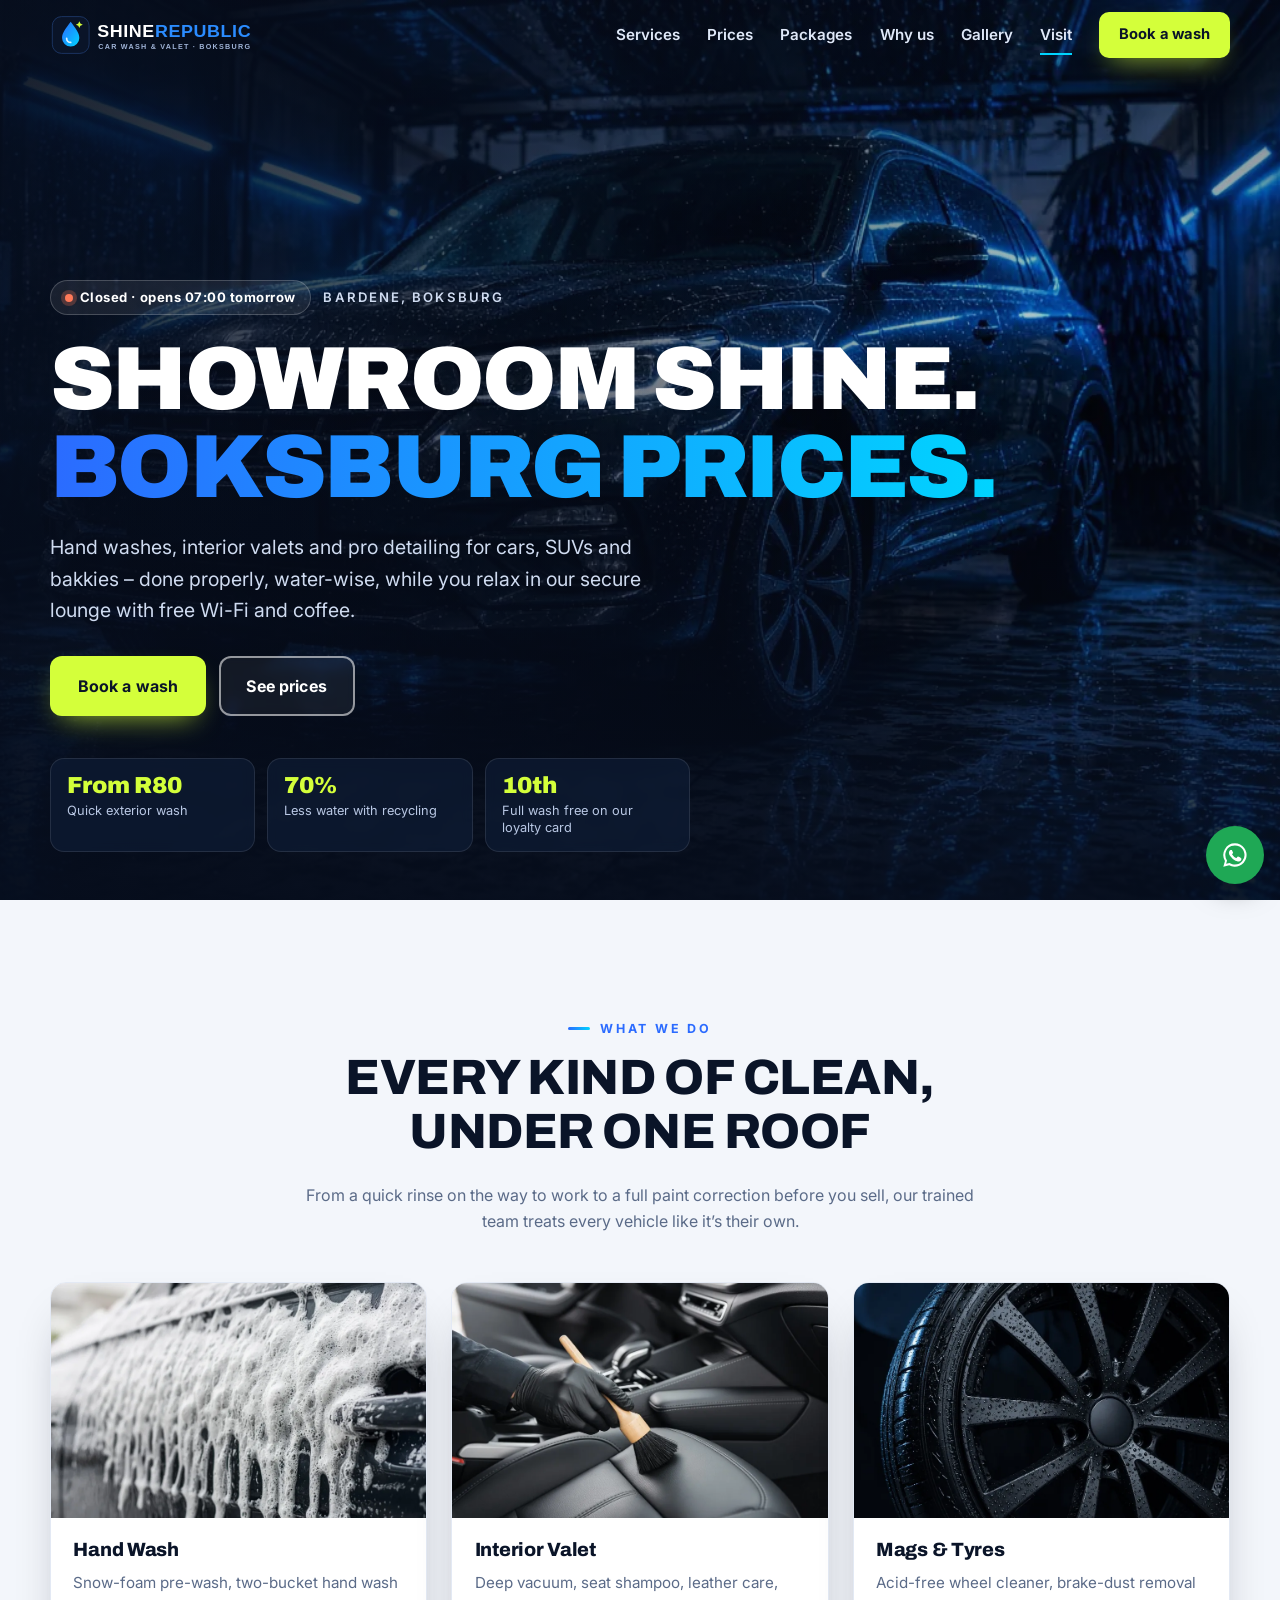
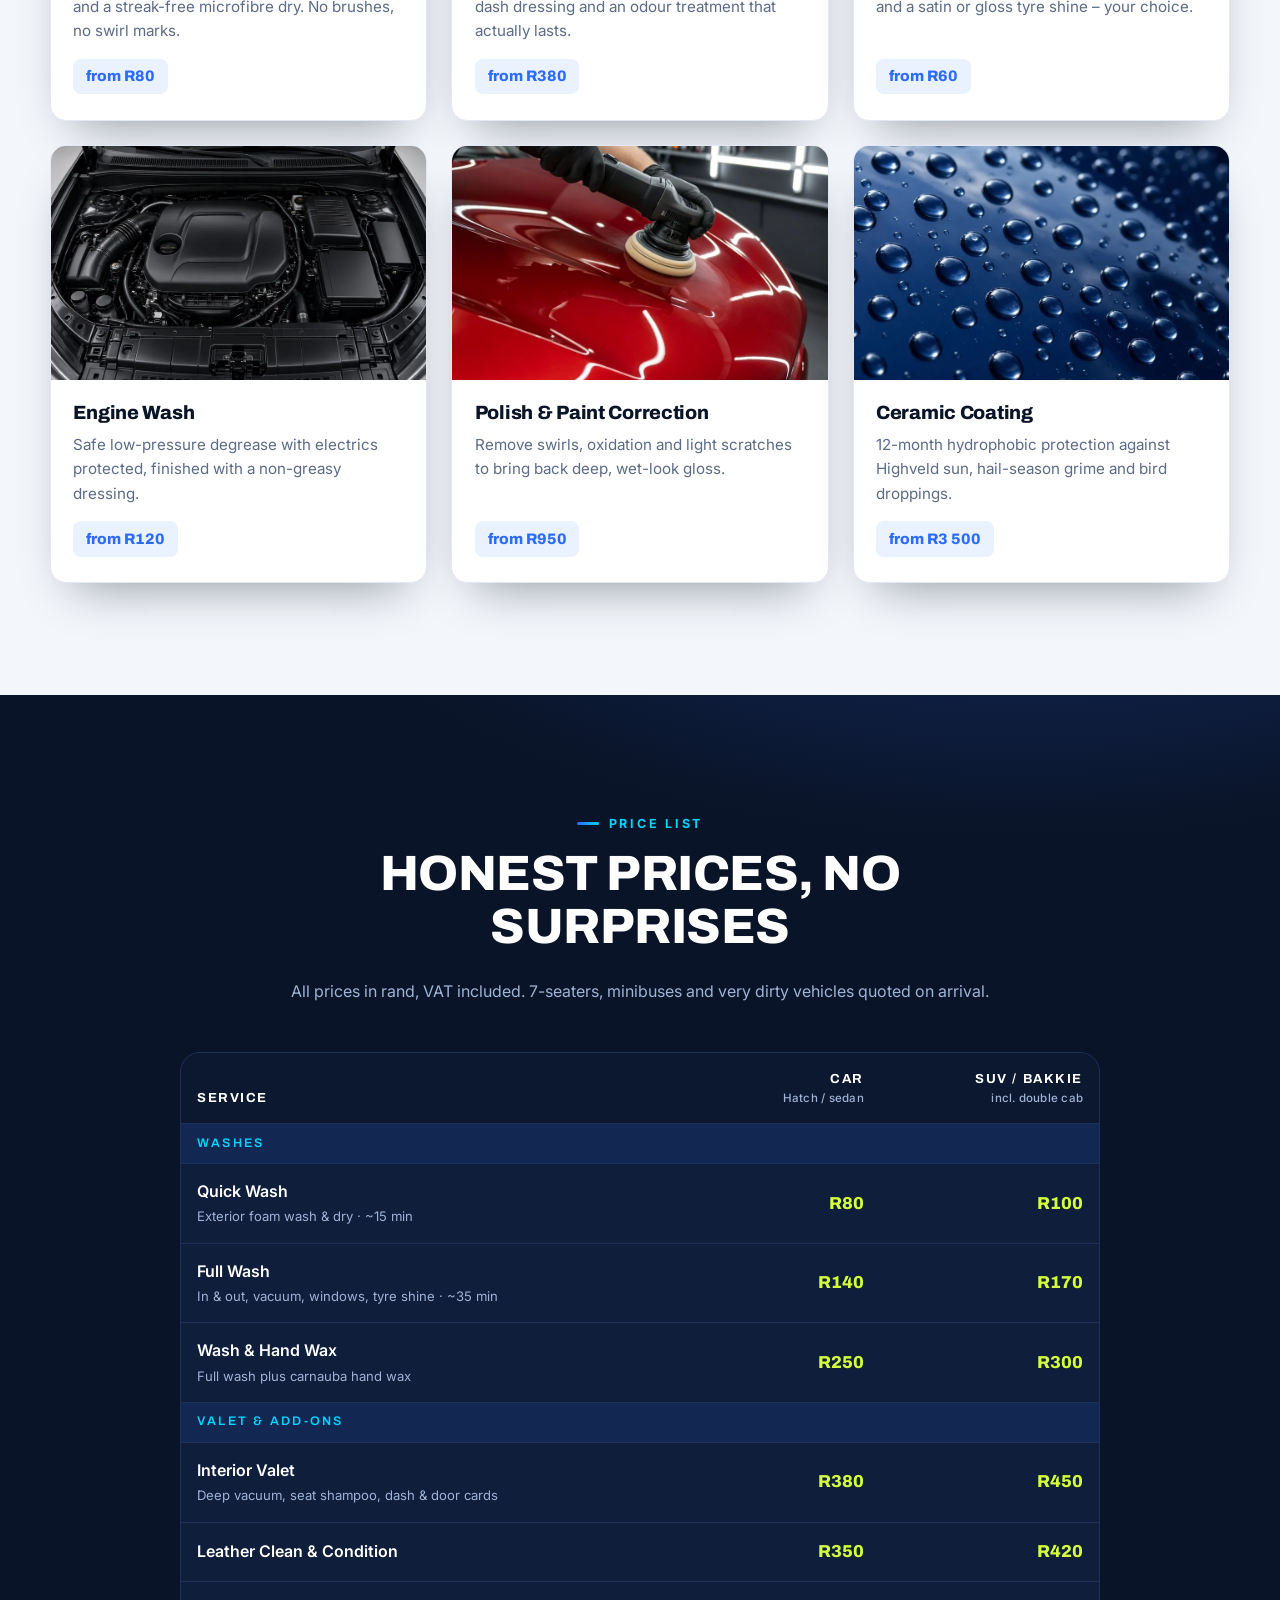
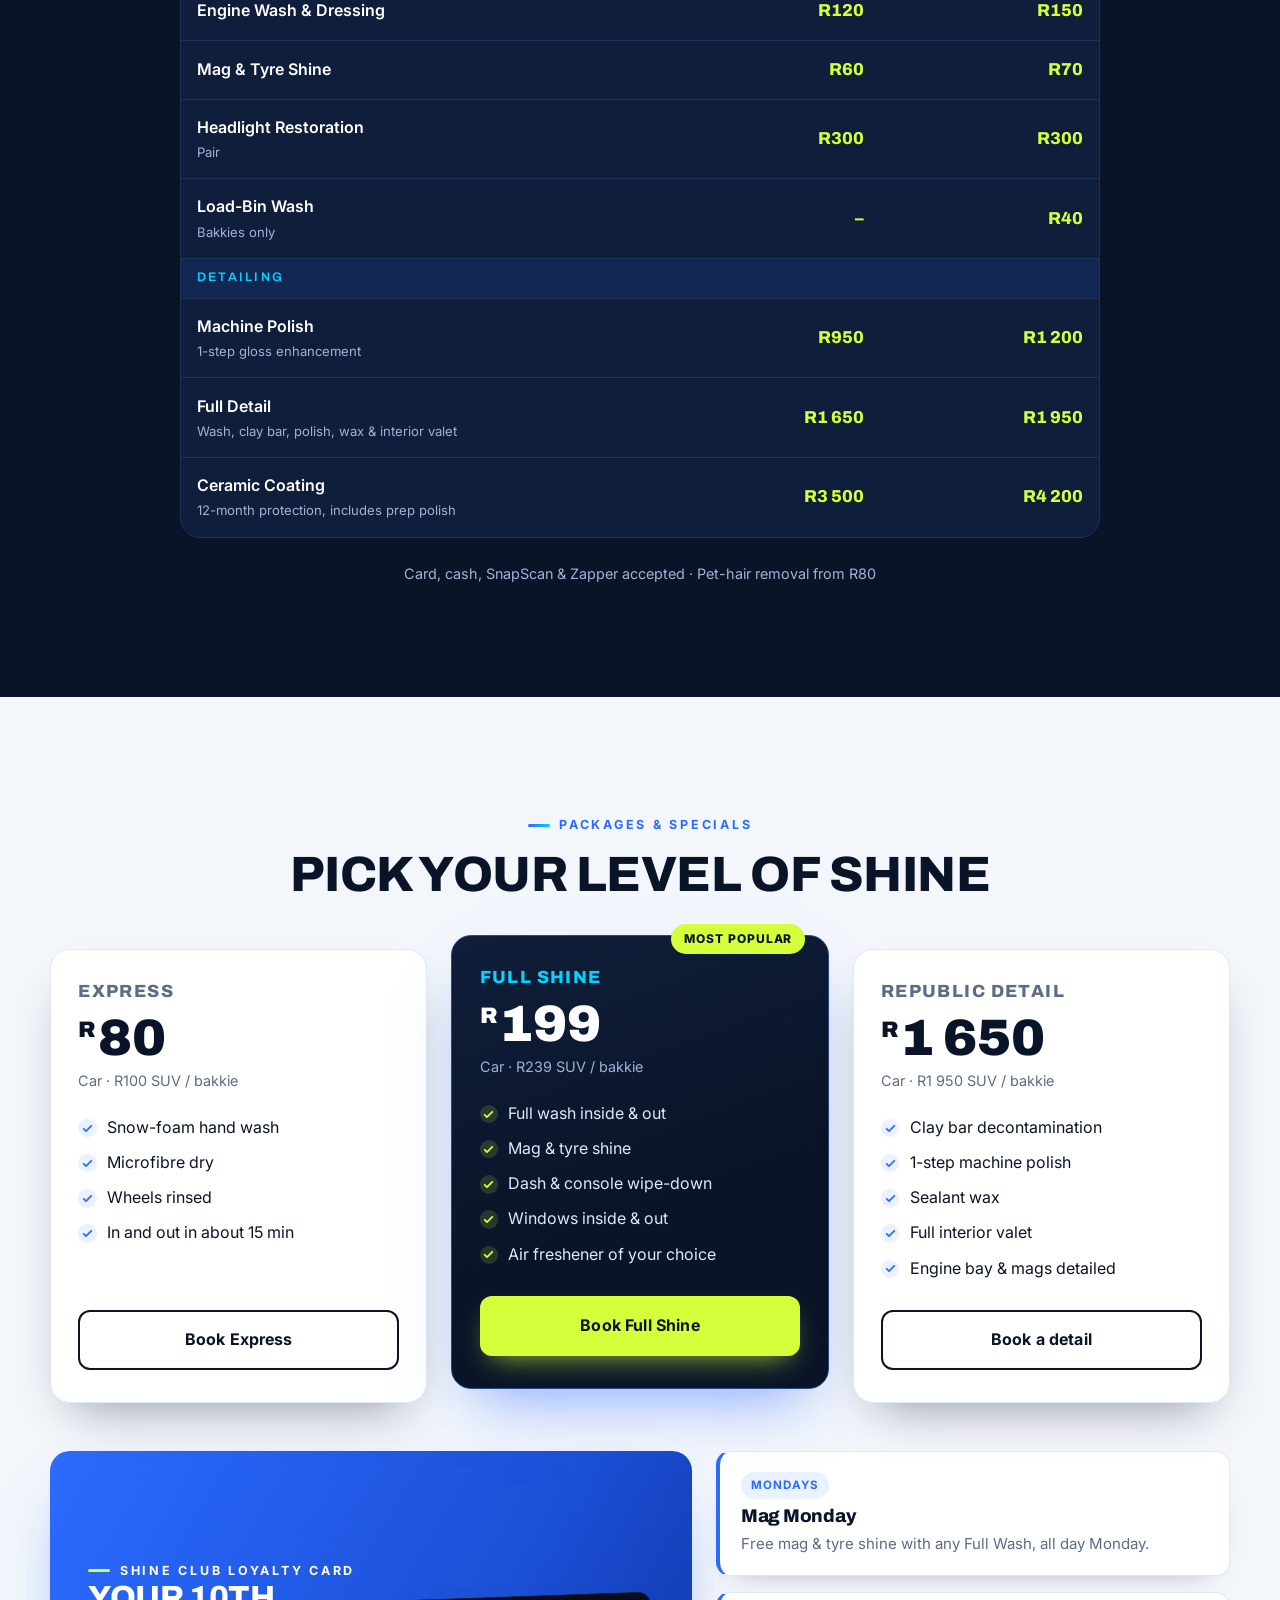
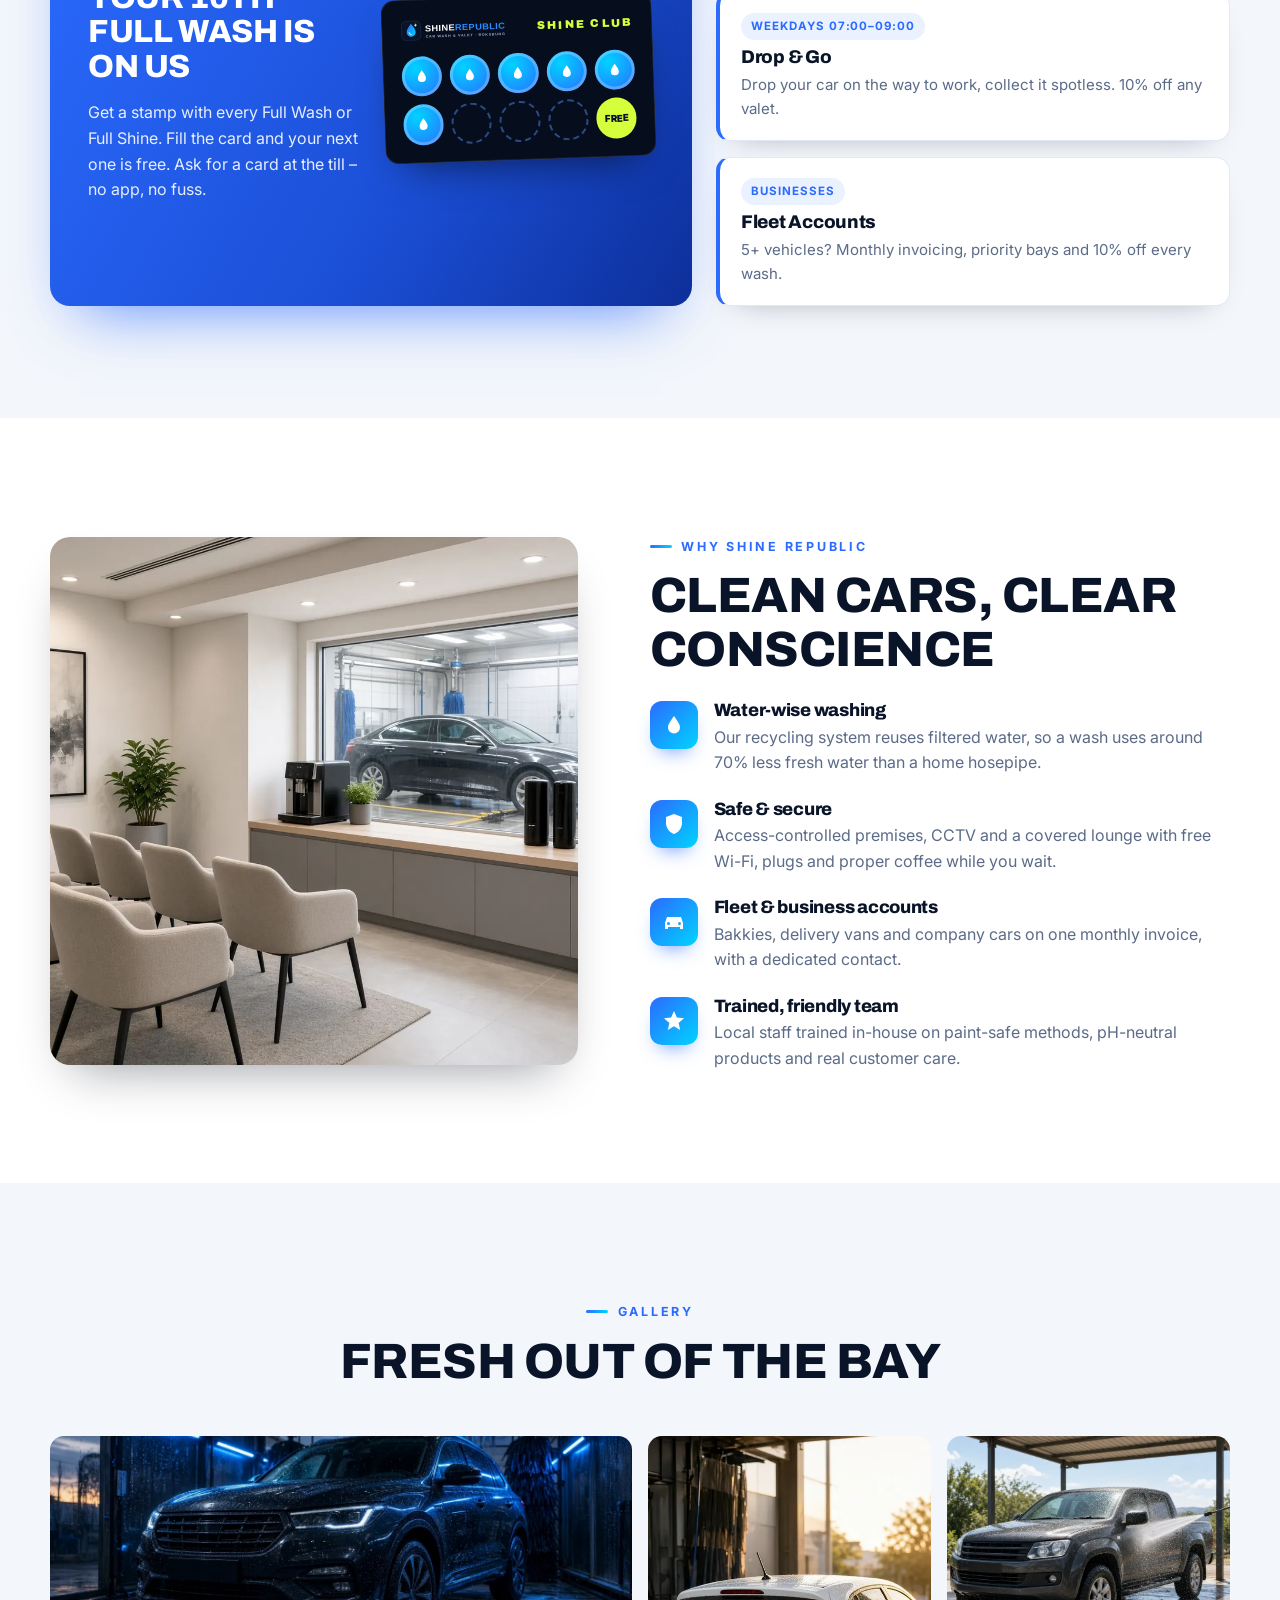
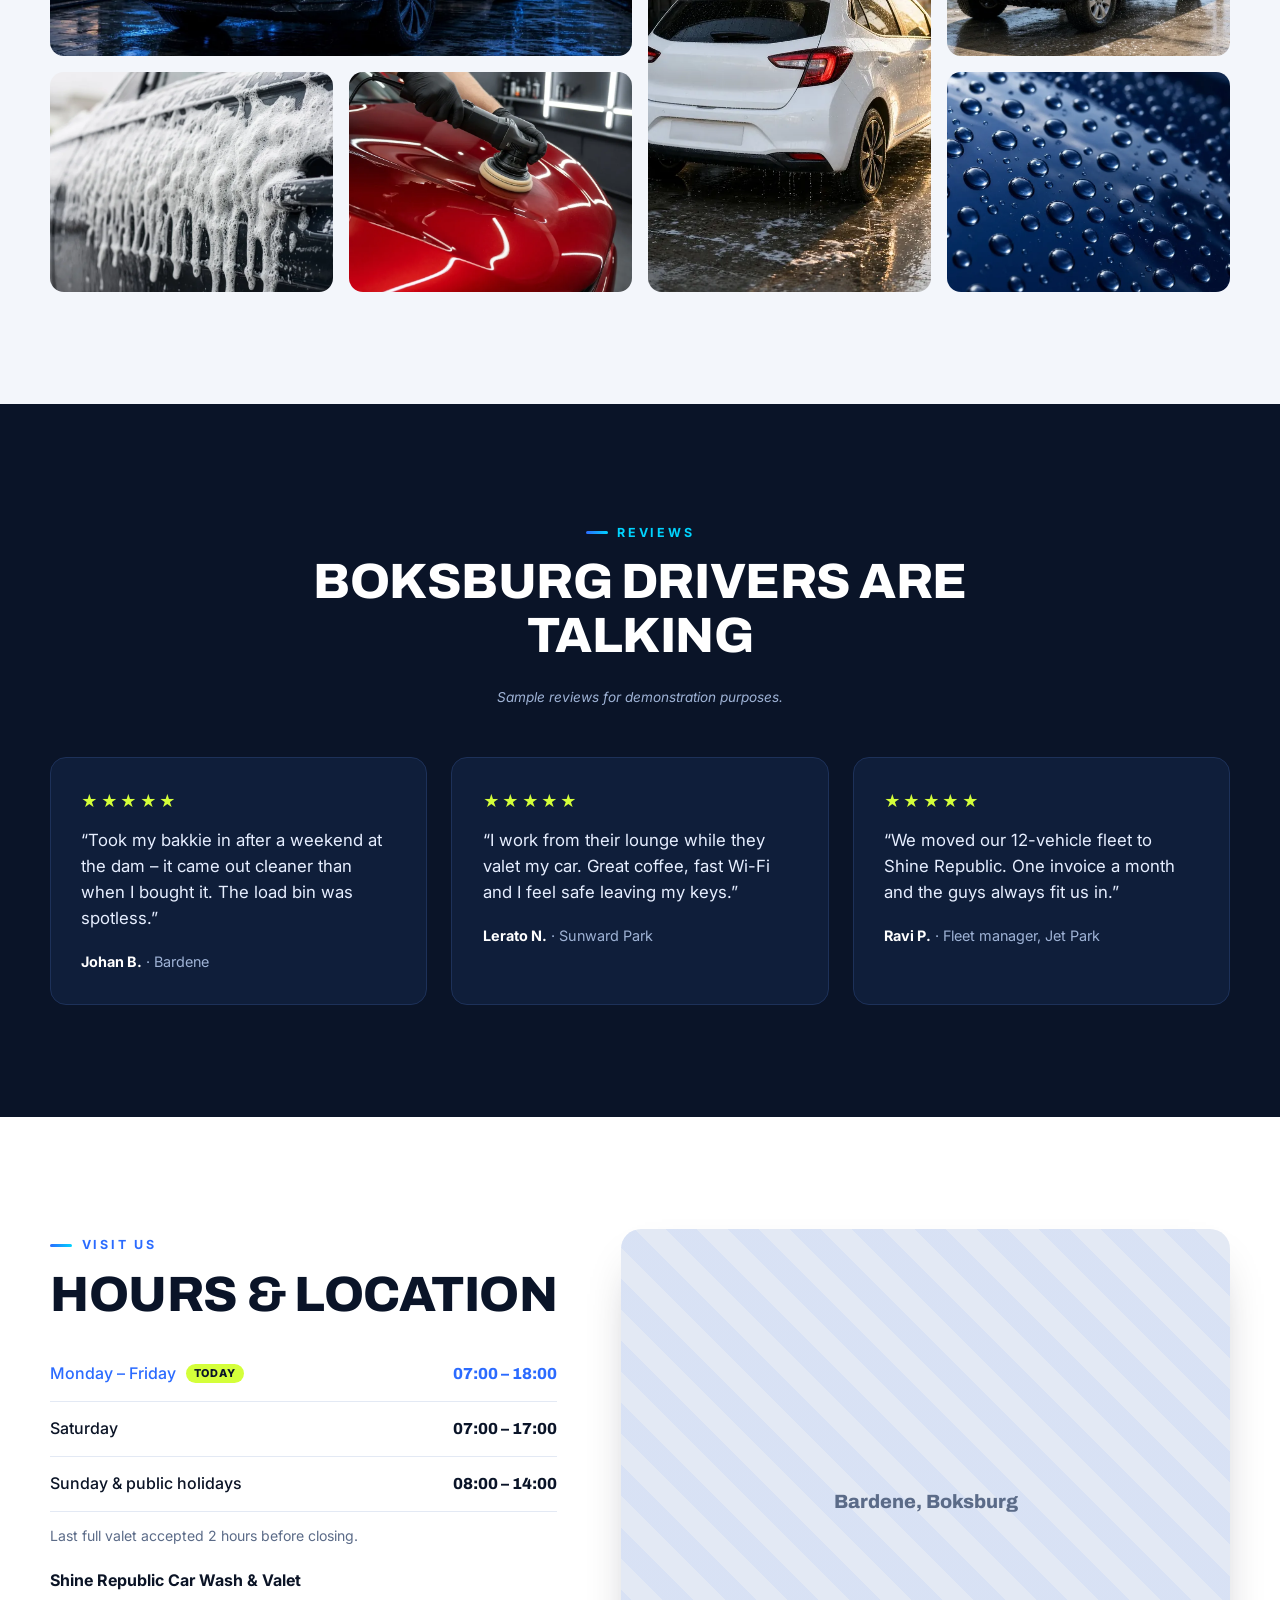
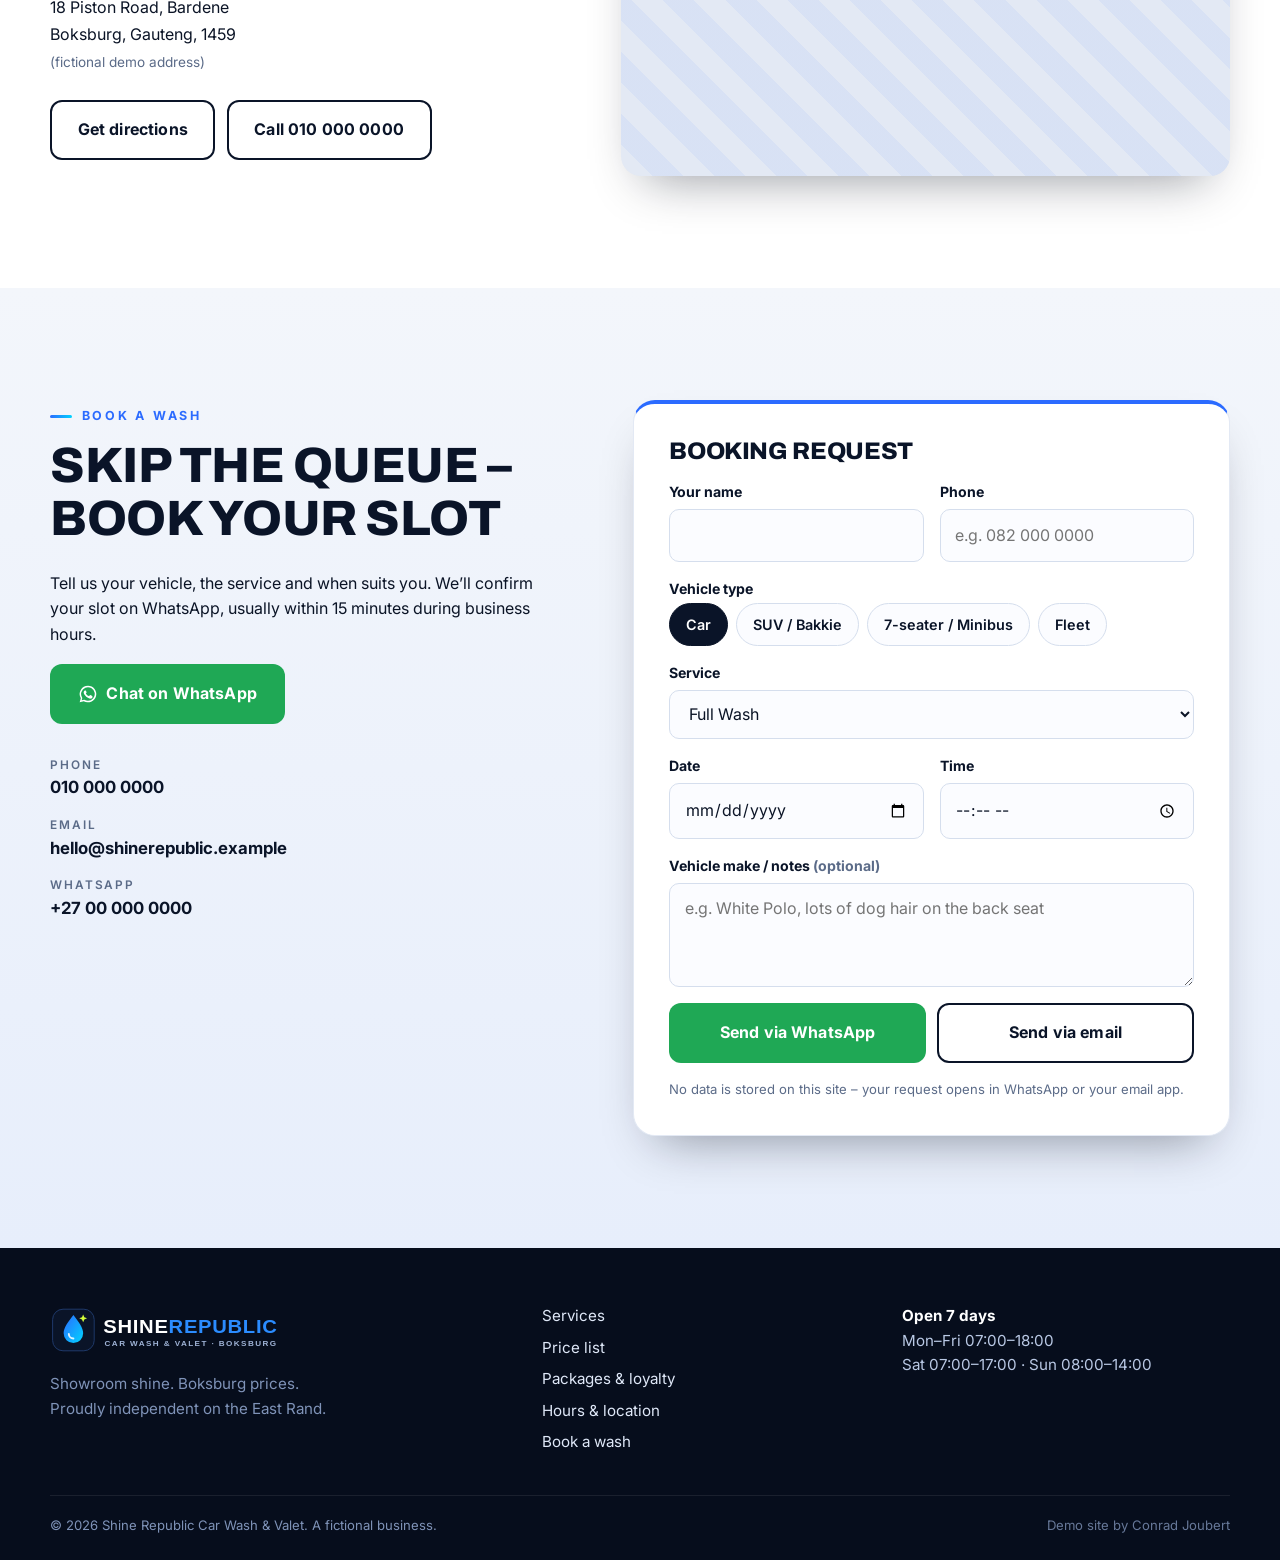
<file: ShineRepublic.Web/wwwroot/index.html>
<!DOCTYPE html>
<html lang="en-ZA">
<head>
  <meta charset="utf-8">
  <meta name="viewport" content="width=device-width, initial-scale=1">
  <title>Shine Republic Car Wash &amp; Valet | Hand Wash, Valet &amp; Detailing in Boksburg</title>
  <meta name="description" content="Shine Republic is an independent hand car wash, valet and detailing studio in Bardene, Boksburg. Water-wise washes, interior valets, polishing and ceramic coating for cars, SUVs and bakkies. Open 7 days.">
  <meta name="keywords" content="car wash Boksburg, valet Boksburg, car detailing East Rand, ceramic coating Boksburg, bakkie wash, interior valet, Bardene">
  <meta name="theme-color" content="#0a1428">
  <meta name="robots" content="noindex, nofollow"><!-- Demo site: remove this line for a real client -->

  <meta property="og:type" content="website">
  <meta property="og:site_name" content="Shine Republic Car Wash &amp; Valet">
  <meta property="og:title" content="Shine Republic Car Wash &amp; Valet | Boksburg">
  <meta property="og:description" content="Showroom shine without the showroom price. Hand washes, valets and detailing in Bardene, Boksburg.">
  <meta property="og:image" content="assets/img/og-image.jpg">
  <meta property="og:locale" content="en_ZA">
  <meta name="twitter:card" content="summary_large_image">

  <link rel="icon" href="favicon.svg" type="image/svg+xml">
  <link rel="icon" href="favicon.png" type="image/png" sizes="64x64">
  <link rel="apple-touch-icon" href="apple-touch-icon.png">
  <link rel="manifest" href="site.webmanifest">

  <link rel="preconnect" href="https://fonts.googleapis.com">
  <link rel="preconnect" href="https://fonts.gstatic.com" crossorigin>
  <link href="https://fonts.googleapis.com/css2?family=Archivo:wght@500;700;800;900&family=Inter:wght@400;500;600;700&display=swap" rel="stylesheet">
  <link rel="preload" as="image" href="assets/img/hero.webp">
  <link rel="stylesheet" href="css/styles.css">

  <script type="application/ld+json">
  {
    "@context": "https://schema.org",
    "@type": "AutoWash",
    "name": "Shine Republic Car Wash & Valet",
    "description": "Independent car wash, valet and detailing studio in Boksburg (fictional demo business).",
    "image": "assets/img/og-image.jpg",
    "telephone": "+27 10 000 0000",
    "email": "hello@shinerepublic.example",
    "priceRange": "R80 - R4200",
    "address": {
      "@type": "PostalAddress",
      "streetAddress": "18 Piston Road, Bardene",
      "addressLocality": "Boksburg",
      "addressRegion": "Gauteng",
      "postalCode": "1459",
      "addressCountry": "ZA"
    },
    "openingHoursSpecification": [
      {"@type": "OpeningHoursSpecification", "dayOfWeek": ["Monday","Tuesday","Wednesday","Thursday","Friday"], "opens": "07:00", "closes": "18:00"},
      {"@type": "OpeningHoursSpecification", "dayOfWeek": "Saturday", "opens": "07:00", "closes": "17:00"},
      {"@type": "OpeningHoursSpecification", "dayOfWeek": "Sunday", "opens": "08:00", "closes": "14:00"}
    ]
  }
  </script>
</head>
<body>
  <a class="skip-link" href="#main">Skip to content</a>

  <header class="site-header" id="top">
    <div class="container nav-wrap">
      <a class="brand" href="#top" aria-label="Shine Republic Car Wash &amp; Valet, back to top">
        <img src="assets/logo-light.svg" alt="Shine Republic Car Wash &amp; Valet" width="216" height="48">
      </a>
      <button class="nav-toggle" aria-expanded="false" aria-controls="site-nav" aria-label="Open menu">
        <span></span><span></span><span></span>
      </button>
      <nav id="site-nav" class="site-nav" aria-label="Main">
        <ul>
          <li><a href="#services">Services</a></li>
          <li><a href="#prices">Prices</a></li>
          <li><a href="#packages">Packages</a></li>
          <li><a href="#why">Why us</a></li>
          <li><a href="#gallery">Gallery</a></li>
          <li><a href="#visit">Visit</a></li>
          <li><a class="btn btn-sm btn-volt" href="#book">Book a wash</a></li>
        </ul>
      </nav>
    </div>
  </header>

  <main id="main">
    <!-- HERO -->
    <section class="hero" aria-labelledby="hero-title">
      <div class="hero-media" role="img" aria-label="Gleaming dark SUV covered in water droplets inside a blue-lit wash bay"></div>
      <div class="container hero-content">
        <p class="eyebrow"><span class="open-pill" id="open-status" aria-live="polite">Open 7 days</span> Bardene, Boksburg</p>
        <h1 id="hero-title">Showroom shine.<br><span class="grad">Boksburg prices.</span></h1>
        <p class="lead">Hand washes, interior valets and pro detailing for cars, SUVs and bakkies &ndash; done properly, water-wise, while you relax in our secure lounge with free Wi-Fi and coffee.</p>
        <div class="hero-cta">
          <a class="btn btn-volt" href="#book">Book a wash</a>
          <a class="btn btn-ghost" href="#prices">See prices</a>
        </div>
        <ul class="hero-facts" aria-label="Highlights">
          <li><strong>From R80</strong><span>Quick exterior wash</span></li>
          <li><strong>70%</strong><span>Less water with recycling</span></li>
          <li><strong>10th</strong><span>Full wash free on our loyalty card</span></li>
        </ul>
      </div>
    </section>

    <!-- SERVICES -->
    <section id="services" class="section services" aria-labelledby="services-title">
      <div class="container">
        <header class="section-head">
          <p class="kicker">What we do</p>
          <h2 id="services-title">Every kind of clean, under one roof</h2>
          <p>From a quick rinse on the way to work to a full paint correction before you sell, our trained team treats every vehicle like it&rsquo;s their own.</p>
        </header>
        <div class="service-grid">
          <article class="service reveal">
            <img src="assets/img/foam.webp" alt="Thick snow foam covering the side of a dark car" width="900" height="675" loading="lazy">
            <div class="service-body"><h3>Hand Wash</h3><p>Snow-foam pre-wash, two-bucket hand wash and a streak-free microfibre dry. No brushes, no swirl marks.</p><span class="from">from R80</span></div>
          </article>
          <article class="service reveal">
            <img src="assets/img/interior.webp" alt="Gloved hand detailing a leather car seat with a soft brush" width="900" height="675" loading="lazy">
            <div class="service-body"><h3>Interior Valet</h3><p>Deep vacuum, seat shampoo, leather care, dash dressing and an odour treatment that actually lasts.</p><span class="from">from R380</span></div>
          </article>
          <article class="service reveal">
            <img src="assets/img/mags.webp" alt="Freshly cleaned black alloy wheel with glossy tyre" width="900" height="675" loading="lazy">
            <div class="service-body"><h3>Mags &amp; Tyres</h3><p>Acid-free wheel cleaner, brake-dust removal and a satin or gloss tyre shine &ndash; your choice.</p><span class="from">from R60</span></div>
          </article>
          <article class="service reveal">
            <img src="assets/img/engine.webp" alt="Clean, dressed engine bay with the bonnet open" width="900" height="675" loading="lazy">
            <div class="service-body"><h3>Engine Wash</h3><p>Safe low-pressure degrease with electrics protected, finished with a non-greasy dressing.</p><span class="from">from R120</span></div>
          </article>
          <article class="service reveal">
            <img src="assets/img/polish.webp" alt="Machine polisher buffing a glossy red bonnet" width="900" height="900" loading="lazy">
            <div class="service-body"><h3>Polish &amp; Paint Correction</h3><p>Remove swirls, oxidation and light scratches to bring back deep, wet-look gloss.</p><span class="from">from R950</span></div>
          </article>
          <article class="service reveal">
            <img src="assets/img/ceramic.webp" alt="Water beading on ceramic-coated dark blue paint" width="900" height="900" loading="lazy">
            <div class="service-body"><h3>Ceramic Coating</h3><p>12-month hydrophobic protection against Highveld sun, hail-season grime and bird droppings.</p><span class="from">from R3 500</span></div>
          </article>
        </div>
      </div>
    </section>

    <!-- PRICES -->
    <section id="prices" class="section prices" aria-labelledby="prices-title">
      <div class="container">
        <header class="section-head light">
          <p class="kicker">Price list</p>
          <h2 id="prices-title">Honest prices, no surprises</h2>
          <p>All prices in rand, VAT included. 7-seaters, minibuses and very dirty vehicles quoted on arrival.</p>
        </header>
        <div class="price-table-wrap reveal">
          <table class="price-table">
            <caption class="sr-only">Service prices for cars and for SUVs or bakkies</caption>
            <thead>
              <tr><th scope="col">Service</th><th scope="col">Car<span>Hatch / sedan</span></th><th scope="col">SUV / Bakkie<span>incl. double cab</span></th></tr>
            </thead>
            <tbody>
              <tr class="group"><th colspan="3" scope="colgroup">Washes</th></tr>
              <tr><th scope="row">Quick Wash<small>Exterior foam wash &amp; dry &middot; ~15 min</small></th><td>R80</td><td>R100</td></tr>
              <tr><th scope="row">Full Wash<small>In &amp; out, vacuum, windows, tyre shine &middot; ~35 min</small></th><td>R140</td><td>R170</td></tr>
              <tr><th scope="row">Wash &amp; Hand Wax<small>Full wash plus carnauba hand wax</small></th><td>R250</td><td>R300</td></tr>
              <tr class="group"><th colspan="3" scope="colgroup">Valet &amp; add-ons</th></tr>
              <tr><th scope="row">Interior Valet<small>Deep vacuum, seat shampoo, dash &amp; door cards</small></th><td>R380</td><td>R450</td></tr>
              <tr><th scope="row">Leather Clean &amp; Condition</th><td>R350</td><td>R420</td></tr>
              <tr><th scope="row">Engine Wash &amp; Dressing</th><td>R120</td><td>R150</td></tr>
              <tr><th scope="row">Mag &amp; Tyre Shine</th><td>R60</td><td>R70</td></tr>
              <tr><th scope="row">Headlight Restoration<small>Pair</small></th><td>R300</td><td>R300</td></tr>
              <tr><th scope="row">Load-Bin Wash<small>Bakkies only</small></th><td>&ndash;</td><td>R40</td></tr>
              <tr class="group"><th colspan="3" scope="colgroup">Detailing</th></tr>
              <tr><th scope="row">Machine Polish<small>1-step gloss enhancement</small></th><td>R950</td><td>R1 200</td></tr>
              <tr><th scope="row">Full Detail<small>Wash, clay bar, polish, wax &amp; interior valet</small></th><td>R1 650</td><td>R1 950</td></tr>
              <tr><th scope="row">Ceramic Coating<small>12-month protection, includes prep polish</small></th><td>R3 500</td><td>R4 200</td></tr>
            </tbody>
          </table>
        </div>
        <p class="price-note">Card, cash, SnapScan &amp; Zapper accepted &middot; Pet-hair removal from R80</p>
      </div>
    </section>

    <!-- PACKAGES -->
    <section id="packages" class="section packages" aria-labelledby="packages-title">
      <div class="container">
        <header class="section-head">
          <p class="kicker">Packages &amp; specials</p>
          <h2 id="packages-title">Pick your level of shine</h2>
        </header>
        <div class="package-grid">
          <article class="package reveal">
            <h3>Express</h3>
            <p class="pkg-price"><span>R</span>80</p>
            <p class="pkg-sub">Car &middot; R100 SUV / bakkie</p>
            <ul>
              <li>Snow-foam hand wash</li>
              <li>Microfibre dry</li>
              <li>Wheels rinsed</li>
              <li>In and out in about 15 min</li>
            </ul>
            <a class="btn btn-outline" href="#book" data-service="Express package">Book Express</a>
          </article>
          <article class="package featured reveal">
            <span class="badge">Most popular</span>
            <h3>Full Shine</h3>
            <p class="pkg-price"><span>R</span>199</p>
            <p class="pkg-sub">Car &middot; R239 SUV / bakkie</p>
            <ul>
              <li>Full wash inside &amp; out</li>
              <li>Mag &amp; tyre shine</li>
              <li>Dash &amp; console wipe-down</li>
              <li>Windows inside &amp; out</li>
              <li>Air freshener of your choice</li>
            </ul>
            <a class="btn btn-volt" href="#book" data-service="Full Shine package">Book Full Shine</a>
          </article>
          <article class="package reveal">
            <h3>Republic Detail</h3>
            <p class="pkg-price"><span>R</span>1 650</p>
            <p class="pkg-sub">Car &middot; R1 950 SUV / bakkie</p>
            <ul>
              <li>Clay bar decontamination</li>
              <li>1-step machine polish</li>
              <li>Sealant wax</li>
              <li>Full interior valet</li>
              <li>Engine bay &amp; mags detailed</li>
            </ul>
            <a class="btn btn-outline" href="#book" data-service="Republic Detail package">Book a detail</a>
          </article>
        </div>

        <div class="extras">
          <div class="loyalty reveal" aria-labelledby="loyalty-title">
            <div class="loyalty-copy">
              <p class="kicker">Shine Club loyalty card</p>
              <h3 id="loyalty-title">Your 10th full wash is on us</h3>
              <p>Get a stamp with every Full Wash or Full Shine. Fill the card and your next one is free. Ask for a card at the till &ndash; no app, no fuss.</p>
            </div>
            <div class="stamp-card" aria-hidden="true">
              <div class="stamp-head"><img src="assets/logo-light.svg" alt="" width="144" height="32"><span>SHINE CLUB</span></div>
              <div class="stamps">
                <i class="on"></i><i class="on"></i><i class="on"></i><i class="on"></i><i class="on"></i><i class="on"></i><i></i><i></i><i></i><i class="free">FREE</i>
              </div>
            </div>
          </div>
          <div class="specials">
            <article class="special reveal"><span class="tag">Mondays</span><h3>Mag Monday</h3><p>Free mag &amp; tyre shine with any Full Wash, all day Monday.</p></article>
            <article class="special reveal"><span class="tag">Weekdays 07:00&ndash;09:00</span><h3>Drop &amp; Go</h3><p>Drop your car on the way to work, collect it spotless. 10% off any valet.</p></article>
            <article class="special reveal"><span class="tag">Businesses</span><h3>Fleet Accounts</h3><p>5+ vehicles? Monthly invoicing, priority bays and 10% off every wash.</p></article>
          </div>
        </div>
      </div>
    </section>

    <!-- WHY US -->
    <section id="why" class="section why" aria-labelledby="why-title">
      <div class="container why-grid">
        <div class="why-media reveal">
          <img src="assets/img/lounge.webp" alt="Modern waiting lounge with a coffee machine overlooking the wash bay" width="900" height="900" loading="lazy">
        </div>
        <div class="why-copy">
          <p class="kicker">Why Shine Republic</p>
          <h2 id="why-title">Clean cars, clear conscience</h2>
          <ul class="features">
            <li class="reveal">
              <span class="ico" aria-hidden="true"><svg viewBox="0 0 24 24"><path d="M12 3C8.5 8 6 11.2 6 14.5a6 6 0 0 0 12 0C18 11.2 15.5 8 12 3z"/></svg></span>
              <div><h3>Water-wise washing</h3><p>Our recycling system reuses filtered water, so a wash uses around 70% less fresh water than a home hosepipe.</p></div>
            </li>
            <li class="reveal">
              <span class="ico" aria-hidden="true"><svg viewBox="0 0 24 24"><path d="M12 2l8 3v6c0 5-3.4 9.4-8 11-4.6-1.6-8-6-8-11V5z"/></svg></span>
              <div><h3>Safe &amp; secure</h3><p>Access-controlled premises, CCTV and a covered lounge with free Wi-Fi, plugs and proper coffee while you wait.</p></div>
            </li>
            <li class="reveal">
              <span class="ico" aria-hidden="true"><svg viewBox="0 0 24 24"><path d="M3 13l2-6h14l2 6v6h-3v-2H6v2H3zM6.5 15a1.5 1.5 0 1 0 0-3 1.5 1.5 0 0 0 0 3zm11 0a1.5 1.5 0 1 0 0-3 1.5 1.5 0 0 0 0 3z"/></svg></span>
              <div><h3>Fleet &amp; business accounts</h3><p>Bakkies, delivery vans and company cars on one monthly invoice, with a dedicated contact.</p></div>
            </li>
            <li class="reveal">
              <span class="ico" aria-hidden="true"><svg viewBox="0 0 24 24"><path d="M12 2l2.9 6.6 7.1.6-5.4 4.7 1.6 7.1L12 17.3 5.8 21l1.6-7.1L2 9.2l7.1-.6z"/></svg></span>
              <div><h3>Trained, friendly team</h3><p>Local staff trained in-house on paint-safe methods, pH-neutral products and real customer care.</p></div>
            </li>
          </ul>
        </div>
      </div>
    </section>

    <!-- GALLERY -->
    <section id="gallery" class="section gallery" aria-labelledby="gallery-title">
      <div class="container">
        <header class="section-head">
          <p class="kicker">Gallery</p>
          <h2 id="gallery-title">Fresh out of the bay</h2>
        </header>
        <div class="gallery-grid">
          <a href="assets/img/hero.webp" class="g-item g-wide" data-caption="Night-time finish in Bay 2"><img src="assets/img/hero.webp" alt="Dark SUV glistening under blue lights" width="1280" height="720" loading="lazy"></a>
          <a href="assets/img/white-car.webp" class="g-item g-tall" data-caption="Golden-hour exit"><img src="assets/img/white-car.webp" alt="Freshly washed white hatchback leaving the wash bay in the sunset" width="900" height="900" loading="lazy"></a>
          <a href="assets/img/bakkie.webp" class="g-item" data-caption="Bakkies welcome"><img src="assets/img/bakkie.webp" alt="Double-cab bakkie being rinsed with a pressure washer" width="900" height="675" loading="lazy"></a>
          <a href="assets/img/foam.webp" class="g-item" data-caption="Snow-foam pre-wash"><img src="assets/img/foam.webp" alt="Snow foam dripping down a car door" width="900" height="675" loading="lazy"></a>
          <a href="assets/img/polish.webp" class="g-item" data-caption="Paint correction"><img src="assets/img/polish.webp" alt="Polishing a red bonnet to a mirror finish" width="900" height="900" loading="lazy"></a>
          <a href="assets/img/ceramic.webp" class="g-item" data-caption="Ceramic beading"><img src="assets/img/ceramic.webp" alt="Water droplets beading on coated paint" width="900" height="900" loading="lazy"></a>
        </div>
      </div>
    </section>

    <!-- REVIEWS -->
    <section id="reviews" class="section reviews" aria-labelledby="reviews-title">
      <div class="container">
        <header class="section-head light">
          <p class="kicker">Reviews</p>
          <h2 id="reviews-title">Boksburg drivers are talking</h2>
          <p class="demo-note">Sample reviews for demonstration purposes.</p>
        </header>
        <div class="review-grid">
          <figure class="review reveal">
            <div class="stars" aria-label="5 out of 5 stars">&#9733;&#9733;&#9733;&#9733;&#9733;</div>
            <blockquote><p>&ldquo;Took my bakkie in after a weekend at the dam &ndash; it came out cleaner than when I bought it. The load bin was spotless.&rdquo;</p></blockquote>
            <figcaption><strong>Johan B.</strong> &middot; Bardene</figcaption>
          </figure>
          <figure class="review reveal">
            <div class="stars" aria-label="5 out of 5 stars">&#9733;&#9733;&#9733;&#9733;&#9733;</div>
            <blockquote><p>&ldquo;I work from their lounge while they valet my car. Great coffee, fast Wi-Fi and I feel safe leaving my keys.&rdquo;</p></blockquote>
            <figcaption><strong>Lerato N.</strong> &middot; Sunward Park</figcaption>
          </figure>
          <figure class="review reveal">
            <div class="stars" aria-label="5 out of 5 stars">&#9733;&#9733;&#9733;&#9733;&#9733;</div>
            <blockquote><p>&ldquo;We moved our 12-vehicle fleet to Shine Republic. One invoice a month and the guys always fit us in.&rdquo;</p></blockquote>
            <figcaption><strong>Ravi P.</strong> &middot; Fleet manager, Jet Park</figcaption>
          </figure>
        </div>
      </div>
    </section>

    <!-- VISIT -->
    <section id="visit" class="section visit" aria-labelledby="visit-title">
      <div class="container visit-grid">
        <div class="visit-info reveal">
          <p class="kicker">Visit us</p>
          <h2 id="visit-title">Hours &amp; location</h2>
          <table class="hours">
            <caption class="sr-only">Opening hours</caption>
            <tbody>
              <tr data-days="1,2,3,4,5"><th scope="row">Monday &ndash; Friday</th><td>07:00 &ndash; 18:00</td></tr>
              <tr data-days="6"><th scope="row">Saturday</th><td>07:00 &ndash; 17:00</td></tr>
              <tr data-days="0"><th scope="row">Sunday &amp; public holidays</th><td>08:00 &ndash; 14:00</td></tr>
            </tbody>
          </table>
          <p class="muted small">Last full valet accepted 2 hours before closing.</p>
          <address>
            <strong>Shine Republic Car Wash &amp; Valet</strong><br>
            18 Piston Road, Bardene<br>
            Boksburg, Gauteng, 1459<br>
            <span class="muted">(fictional demo address)</span>
          </address>
          <p class="visit-links">
            <a class="btn btn-outline" href="https://www.google.com/maps/search/?api=1&amp;query=Bardene%2C+Boksburg" target="_blank" rel="noopener">Get directions</a>
            <a class="btn btn-outline" href="tel:+27100000000">Call 010 000 0000</a>
          </p>
        </div>
        <div class="map-wrap reveal">
          <iframe title="Map showing Bardene, Boksburg" src="https://maps.google.com/maps?q=Bardene%2C%20Boksburg%2C%20South%20Africa&amp;t=&amp;z=14&amp;ie=UTF8&amp;iwloc=&amp;output=embed" loading="lazy" referrerpolicy="no-referrer-when-downgrade" allowfullscreen></iframe>
        </div>
      </div>
    </section>

    <!-- BOOK -->
    <section id="book" class="section book" aria-labelledby="book-title">
      <div class="container book-grid">
        <div class="book-copy">
          <p class="kicker">Book a wash</p>
          <h2 id="book-title">Skip the queue &ndash; book your slot</h2>
          <p>Tell us your vehicle, the service and when suits you. We&rsquo;ll confirm your slot on WhatsApp, usually within 15 minutes during business hours.</p>
          <a class="btn btn-whatsapp" href="https://wa.me/27000000000?text=Hi%20Shine%20Republic!%20I%27d%20like%20to%20book%20a%20wash." target="_blank" rel="noopener">
            <svg aria-hidden="true" viewBox="0 0 24 24" width="20" height="20"><path fill="currentColor" d="M12 2a10 10 0 0 0-8.6 15.1L2 22l5-1.3A10 10 0 1 0 12 2zm0 18.2c-1.5 0-3-.4-4.3-1.2l-.3-.2-3 .8.8-2.9-.2-.3A8.2 8.2 0 1 1 12 20.2zm4.5-6.1c-.2-.1-1.5-.7-1.7-.8s-.4-.1-.6.1-.7.8-.8 1-.3.2-.5.1a6.7 6.7 0 0 1-3.3-2.9c-.3-.4.3-.4.7-1.3.1-.2 0-.3 0-.4l-.8-1.8c-.2-.5-.4-.4-.6-.4h-.5a1 1 0 0 0-.7.3 3 3 0 0 0-.9 2.2 5.2 5.2 0 0 0 1.1 2.7 11.8 11.8 0 0 0 4.5 4c1.7.7 2.3.8 3.2.6.5-.1 1.5-.6 1.7-1.2s.2-1.1.2-1.2-.2-.2-.4-.3z"/></svg>
            Chat on WhatsApp
          </a>
          <ul class="contact-list">
            <li><span>Phone</span><a href="tel:+27100000000">010 000 0000</a></li>
            <li><span>Email</span><a href="mailto:hello@shinerepublic.example">hello@shinerepublic.example</a></li>
            <li><span>WhatsApp</span><a href="https://wa.me/27000000000" target="_blank" rel="noopener">+27 00 000 0000</a></li>
          </ul>
        </div>

        <form class="enquiry" id="booking-form" novalidate>
          <h3>Booking request</h3>
          <div class="field-row">
            <div class="field">
              <label for="f-name">Your name</label>
              <input id="f-name" name="name" type="text" autocomplete="name" required>
            </div>
            <div class="field">
              <label for="f-phone">Phone</label>
              <input id="f-phone" name="phone" type="tel" autocomplete="tel" placeholder="e.g. 082 000 0000" required>
            </div>
          </div>
          <fieldset class="field vehicle">
            <legend>Vehicle type</legend>
            <div class="chips">
              <label class="chip"><input type="radio" name="vehicle" value="Car (hatch / sedan)" checked><span>Car</span></label>
              <label class="chip"><input type="radio" name="vehicle" value="SUV / bakkie"><span>SUV / Bakkie</span></label>
              <label class="chip"><input type="radio" name="vehicle" value="7-seater / minibus"><span>7-seater / Minibus</span></label>
              <label class="chip"><input type="radio" name="vehicle" value="Fleet (multiple vehicles)"><span>Fleet</span></label>
            </div>
          </fieldset>
          <div class="field">
            <label for="f-service">Service</label>
            <select id="f-service" name="service">
              <option>Quick Wash</option>
              <option selected>Full Wash</option>
              <option>Express package</option>
              <option>Full Shine package</option>
              <option>Interior Valet</option>
              <option>Engine Wash &amp; Dressing</option>
              <option>Mag &amp; Tyre Shine</option>
              <option>Machine Polish</option>
              <option>Republic Detail package</option>
              <option>Ceramic Coating</option>
              <option>Fleet account enquiry</option>
            </select>
          </div>
          <div class="field-row">
            <div class="field">
              <label for="f-date">Date</label>
              <input id="f-date" name="date" type="date" required>
            </div>
            <div class="field">
              <label for="f-time">Time</label>
              <input id="f-time" name="time" type="time" min="07:00" max="18:00" step="900" required>
            </div>
          </div>
          <div class="field">
            <label for="f-msg">Vehicle make / notes <span class="muted">(optional)</span></label>
            <textarea id="f-msg" name="message" rows="3" placeholder="e.g. White Polo, lots of dog hair on the back seat"></textarea>
          </div>
          <p class="form-error" id="form-error" role="alert" hidden></p>
          <div class="form-actions">
            <button type="submit" class="btn btn-whatsapp" data-channel="whatsapp">Send via WhatsApp</button>
            <button type="submit" class="btn btn-outline" data-channel="email">Send via email</button>
          </div>
          <p class="form-hint muted">No data is stored on this site &ndash; your request opens in WhatsApp or your email app.</p>
        </form>
      </div>
    </section>
  </main>

  <footer class="site-footer">
    <div class="container footer-grid">
      <div>
        <img src="assets/logo-light.svg" alt="Shine Republic Car Wash &amp; Valet" width="216" height="48" class="footer-logo">
        <p class="muted">Showroom shine. Boksburg prices.<br>Proudly independent on the East Rand.</p>
      </div>
      <nav aria-label="Footer">
        <ul>
          <li><a href="#services">Services</a></li>
          <li><a href="#prices">Price list</a></li>
          <li><a href="#packages">Packages &amp; loyalty</a></li>
          <li><a href="#visit">Hours &amp; location</a></li>
          <li><a href="#book">Book a wash</a></li>
        </ul>
      </nav>
      <div>
        <p><strong>Open 7 days</strong><br>Mon&ndash;Fri 07:00&ndash;18:00<br>Sat 07:00&ndash;17:00 &middot; Sun 08:00&ndash;14:00</p>
      </div>
    </div>
    <div class="container footer-base">
      <p>&copy; <span id="year">2026</span> Shine Republic Car Wash &amp; Valet. A fictional business.</p>
      <p class="credit">Demo site by Conrad Joubert</p>
    </div>
  </footer>

  <a class="wa-float" href="https://wa.me/27000000000" target="_blank" rel="noopener" aria-label="Chat with us on WhatsApp">
    <svg aria-hidden="true" viewBox="0 0 24 24" width="28" height="28"><path fill="currentColor" d="M12 2a10 10 0 0 0-8.6 15.1L2 22l5-1.3A10 10 0 1 0 12 2zm0 18.2c-1.5 0-3-.4-4.3-1.2l-.3-.2-3 .8.8-2.9-.2-.3A8.2 8.2 0 1 1 12 20.2zm4.5-6.1c-.2-.1-1.5-.7-1.7-.8s-.4-.1-.6.1-.7.8-.8 1-.3.2-.5.1a6.7 6.7 0 0 1-3.3-2.9c-.3-.4.3-.4.7-1.3.1-.2 0-.3 0-.4l-.8-1.8c-.2-.5-.4-.4-.6-.4h-.5a1 1 0 0 0-.7.3 3 3 0 0 0-.9 2.2 5.2 5.2 0 0 0 1.1 2.7 11.8 11.8 0 0 0 4.5 4c1.7.7 2.3.8 3.2.6.5-.1 1.5-.6 1.7-1.2s.2-1.1.2-1.2-.2-.2-.4-.3z"/></svg>
  </a>

  <dialog class="lightbox" id="lightbox" aria-label="Image viewer">
    <button class="lightbox-close" aria-label="Close image">&times;</button>
    <img src="assets/img/hero.webp" alt="">
    <p class="lightbox-caption"></p>
  </dialog>

  <script src="js/main.js" defer></script>
</body>
</html>
</file>
<file: ShineRepublic.Web/wwwroot/css/styles.css>
/* Shine Republic Car Wash & Valet — demo stylesheet (mobile-first) */
:root{
  --night:#060d1c; --navy:#0a1428; --panel:#0f1e3a; --line:#1d3159; --steel:#9fb3d6;
  --blue:#2b6bff; --cyan:#00d4ff; --volt:#d4ff3a; --volt-dark:#b9e61c;
  --ice:#f3f6fb; --white:#fff; --ink:#0b1426; --muted:#5b6b88; --wa:#1fa855;
  --radius:16px; --shadow:0 24px 48px -24px rgba(6,13,28,.45);
  --display:"Archivo", "Arial Black", Arial, sans-serif;
  --sans:"Inter", system-ui, -apple-system, "Segoe UI", Roboto, Arial, sans-serif;
  --header-h:70px;
}
*,*::before,*::after{box-sizing:border-box}
html{scroll-behavior:smooth;scroll-padding-top:calc(var(--header-h) + 8px)}
@media (prefers-reduced-motion:reduce){html{scroll-behavior:auto}*{animation:none!important;transition:none!important}}
body{margin:0;font-family:var(--sans);color:var(--ink);background:var(--ice);line-height:1.6;font-size:16px;-webkit-font-smoothing:antialiased}
img{max-width:100%;height:auto;display:block}
a{color:var(--blue)}
h1,h2,h3{font-family:var(--display);line-height:1.08;margin:0 0 .5em;color:var(--navy);font-weight:800;letter-spacing:-.015em}
h2{font-size:clamp(2rem,4.8vw,3.1rem);text-transform:uppercase;letter-spacing:-.01em}
h3{font-size:1.2rem}
p{margin:0 0 1em}
.container{width:min(1180px,100% - 2.5rem);margin-inline:auto}
.sr-only{position:absolute;width:1px;height:1px;overflow:hidden;clip:rect(0 0 0 0);white-space:nowrap}
.skip-link{position:absolute;left:1rem;top:-3rem;background:var(--volt);color:var(--navy);padding:.6rem 1rem;border-radius:8px;z-index:200;font-weight:700}
.skip-link:focus{top:1rem}
:focus-visible{outline:3px solid var(--cyan);outline-offset:3px;border-radius:6px}
.muted{color:var(--muted)}
.small{font-size:.88rem}
.kicker{display:inline-flex;align-items:center;gap:.6rem;font-size:.78rem;letter-spacing:.22em;text-transform:uppercase;color:var(--blue);font-weight:700;margin-bottom:.8rem}
.kicker::before{content:"";width:22px;height:3px;border-radius:3px;background:linear-gradient(90deg,var(--blue),var(--cyan))}

/* Buttons */
.btn{display:inline-flex;align-items:center;justify-content:center;gap:.55rem;padding:.95rem 1.6rem;border-radius:12px;text-decoration:none;border:2px solid transparent;cursor:pointer;font:inherit;font-weight:700;letter-spacing:.01em;transition:transform .2s,background .2s,color .2s,box-shadow .2s,border-color .2s}
.btn:hover{transform:translateY(-2px)}
.btn-volt{background:var(--volt);color:var(--navy);box-shadow:0 12px 28px -12px rgba(212,255,58,.75)}
.btn-volt:hover{background:#e2ff6e}
.btn-ghost{border-color:rgba(255,255,255,.55);color:#fff;background:rgba(255,255,255,.06);backdrop-filter:blur(4px)}
.btn-ghost:hover{background:#fff;color:var(--navy)}
.btn-outline{border-color:var(--navy);color:var(--navy);background:transparent}
.btn-outline:hover{background:var(--navy);color:#fff}
.btn-whatsapp{background:var(--wa);color:#fff}
.btn-whatsapp:hover{background:#17924a}
.btn-sm{padding:.6rem 1.1rem;font-size:.92rem;border-radius:10px}

/* Header */
.site-header{position:fixed;inset:0 0 auto;z-index:100;height:var(--header-h);display:flex;align-items:center;transition:background .3s,box-shadow .3s}
.site-header.scrolled{background:rgba(6,13,28,.92);backdrop-filter:blur(12px);box-shadow:0 1px 0 rgba(255,255,255,.06),0 10px 30px -15px rgba(0,0,0,.6)}
.nav-wrap{display:flex;align-items:center;justify-content:space-between}
.brand img{height:46px;width:auto}
.nav-toggle{width:46px;height:46px;border:1px solid rgba(255,255,255,.15);background:rgba(255,255,255,.06);border-radius:12px;display:grid;place-content:center;gap:5px;cursor:pointer}
.nav-toggle span{display:block;width:22px;height:2px;background:#fff;border-radius:2px;transition:transform .3s,opacity .3s}
.nav-toggle[aria-expanded="true"] span:nth-child(1){transform:translateY(7px) rotate(45deg)}
.nav-toggle[aria-expanded="true"] span:nth-child(2){opacity:0}
.nav-toggle[aria-expanded="true"] span:nth-child(3){transform:translateY(-7px) rotate(-45deg)}
.site-nav{position:fixed;inset:var(--header-h) 0 auto;background:var(--night);padding:1rem 1.25rem 1.5rem;transform:translateY(-120%);transition:transform .35s ease;visibility:hidden;border-bottom:1px solid var(--line)}
.site-nav.open{transform:none;visibility:visible}
.site-nav ul{list-style:none;margin:0;padding:0;display:grid;gap:.25rem}
.site-nav a:not(.btn){display:block;color:#dfe8f8;text-decoration:none;padding:.75rem .25rem;font-weight:600;border-bottom:1px solid rgba(255,255,255,.07)}
.site-nav .btn{margin-top:.75rem;width:100%}
@media (min-width:980px){
  .nav-toggle{display:none}
  .site-nav{position:static;transform:none;visibility:visible;background:none;padding:0;border:0}
  .site-nav ul{display:flex;align-items:center;gap:1.7rem}
  .site-nav a:not(.btn){border:0;padding:.3rem 0;position:relative;font-size:.95rem}
  .site-nav a:not(.btn)::after{content:"";position:absolute;left:0;right:100%;bottom:-3px;height:2px;background:var(--cyan);transition:right .25s}
  .site-nav a:not(.btn):hover::after,.site-nav a.active::after{right:0}
  .site-nav .btn{margin:0;width:auto}
}

/* Hero */
.hero{position:relative;min-height:100svh;display:flex;align-items:flex-end;color:#fff;overflow:hidden;padding:calc(var(--header-h) + 3rem) 0 3rem;background:var(--night)}
.hero-media{position:absolute;inset:0;background:url("../assets/img/hero.webp") 62% center/cover no-repeat;transform:scale(1.05);animation:heroZoom 16s ease-out forwards}
.hero-media::after{content:"";position:absolute;inset:0;background:linear-gradient(180deg,rgba(6,13,28,.55) 0%,rgba(6,13,28,.2) 40%,rgba(6,13,28,.92) 100%),linear-gradient(90deg,rgba(6,13,28,.85) 0%,rgba(6,13,28,.35) 55%,transparent 80%)}
@keyframes heroZoom{to{transform:scale(1)}}
.hero-content{position:relative}
.hero h1{color:#fff;font-size:clamp(2.6rem,8.6vw,5.6rem);font-weight:900;text-transform:uppercase;letter-spacing:-.03em;line-height:.98;margin-bottom:1.3rem}
.grad{background:linear-gradient(90deg,var(--blue),var(--cyan));-webkit-background-clip:text;background-clip:text;color:transparent}
.hero .lead{font-size:clamp(1.05rem,2.2vw,1.22rem);max-width:37rem;color:#cfdbf0}
.eyebrow{display:flex;align-items:center;gap:.8rem;flex-wrap:wrap;font-size:.82rem;font-weight:600;letter-spacing:.16em;text-transform:uppercase;color:#cfdbf0;margin-bottom:1.3rem}
.open-pill{display:inline-flex;align-items:center;gap:.45rem;background:rgba(255,255,255,.08);border:1px solid rgba(255,255,255,.2);padding:.38rem .85rem;border-radius:999px;letter-spacing:.04em;text-transform:none;font-weight:700;color:#fff}
.open-pill::before{content:"";width:8px;height:8px;border-radius:50%;background:var(--volt);box-shadow:0 0 0 4px rgba(212,255,58,.22);animation:pulse 2s infinite}
.open-pill.closed::before{background:#ff7a59;box-shadow:0 0 0 4px rgba(255,122,89,.25);animation:none}
@keyframes pulse{50%{box-shadow:0 0 0 7px rgba(212,255,58,.05)}}
.hero-cta{display:flex;flex-wrap:wrap;gap:.8rem;margin:1.9rem 0 2.6rem}
.hero-facts{list-style:none;margin:0;padding:0;display:grid;grid-template-columns:repeat(3,1fr);gap:.75rem;max-width:40rem}
.hero-facts li{background:rgba(15,30,58,.6);border:1px solid rgba(255,255,255,.1);border-radius:14px;padding:.9rem 1rem;backdrop-filter:blur(6px)}
.hero-facts strong{display:block;font-family:var(--display);font-size:1.45rem;font-weight:900;color:var(--volt);line-height:1.1}
.hero-facts span{font-size:.8rem;color:#b9c8e4;line-height:1.35;display:block;margin-top:.2rem}
@media (max-width:420px){.hero-facts strong{font-size:1.15rem}.hero-facts span{font-size:.72rem}.hero-facts li{padding:.7rem .7rem}}

/* Sections */
.section{padding:clamp(4rem,9vw,7rem) 0}
.section-head{text-align:center;max-width:44rem;margin:0 auto 3rem}
.section-head p:last-child:not(.kicker){color:var(--muted)}
.section-head.light h2{color:#fff}
.section-head.light p:last-child{color:var(--steel)}

/* Services */
.services{background:var(--ice)}
.service-grid{display:grid;gap:1.25rem}
@media (min-width:640px){.service-grid{grid-template-columns:repeat(2,1fr)}}
@media (min-width:1000px){.service-grid{grid-template-columns:repeat(3,1fr);gap:1.5rem}}
.service{background:#fff;border-radius:var(--radius);overflow:hidden;box-shadow:var(--shadow);display:flex;flex-direction:column;transition:transform .3s,box-shadow .3s;border:1px solid #e3e9f4}
.service:hover{transform:translateY(-6px);box-shadow:0 30px 50px -24px rgba(43,107,255,.45)}
.service img{aspect-ratio:16/10;object-fit:cover;width:100%}
.service-body{padding:1.4rem 1.4rem 1.6rem;display:flex;flex-direction:column;flex:1}
.service-body p{color:var(--muted);font-size:.95rem}
.from{margin-top:auto;align-self:flex-start;font-family:var(--display);font-weight:800;color:var(--blue);background:#eaf1ff;padding:.35rem .8rem;border-radius:8px;font-size:.95rem}

/* Prices */
.prices{background:radial-gradient(1200px 500px at 80% -10%,rgba(43,107,255,.25),transparent 60%),var(--navy);color:#dfe8f8}
.prices .kicker{color:var(--cyan)}
.price-table-wrap{background:var(--panel);border:1px solid var(--line);border-radius:calc(var(--radius) + 4px);overflow:hidden;max-width:920px;margin:0 auto}
.price-table{width:100%;border-collapse:collapse}
.price-table th,.price-table td{padding:.95rem 1rem;text-align:left;border-bottom:1px solid var(--line)}
.price-table thead th{font-family:var(--display);font-size:.82rem;letter-spacing:.12em;text-transform:uppercase;color:#fff;background:#0b1830;vertical-align:bottom}
.price-table thead th span{display:block;font-family:var(--sans);font-size:.72rem;letter-spacing:.02em;text-transform:none;color:var(--steel);font-weight:500}
.price-table thead th:not(:first-child),.price-table td{text-align:right;white-space:nowrap}
.price-table tbody th{font-weight:600;color:#fff}
.price-table tbody th small{display:block;font-weight:400;color:var(--steel);font-size:.82rem;margin-top:.1rem}
.price-table td{font-family:var(--display);font-weight:800;font-size:1.08rem;color:var(--volt)}
.price-table tr.group th{background:rgba(43,107,255,.12);color:var(--cyan);font-family:var(--display);font-size:.78rem;letter-spacing:.18em;text-transform:uppercase;padding:.6rem 1rem}
.price-table tbody tr:not(.group):hover{background:rgba(255,255,255,.03)}
.price-table tbody tr:last-child th,.price-table tbody tr:last-child td{border-bottom:0}
@media (max-width:560px){.price-table th,.price-table td{padding:.8rem .55rem}.price-table th:first-child{padding-left:.9rem}.price-table td:last-child,.price-table thead th:last-child{padding-right:.9rem}.price-table thead th:not(:first-child){white-space:normal;width:1%;font-size:.7rem;letter-spacing:.08em}.price-table thead th span{display:none}.price-table td{font-size:.95rem}.price-table tbody th{font-size:.95rem}.price-table tbody th small{font-size:.74rem}}
.price-note{text-align:center;color:var(--steel);font-size:.9rem;margin:1.5rem 0 0}

/* Packages */
.packages{background:var(--ice)}
.package-grid{display:grid;gap:1.25rem;align-items:stretch}
@media (min-width:900px){.package-grid{grid-template-columns:repeat(3,1fr);gap:1.5rem}}
.package{position:relative;background:#fff;border:1px solid #e3e9f4;border-radius:calc(var(--radius) + 4px);padding:2rem 1.7rem;display:flex;flex-direction:column;box-shadow:var(--shadow)}
.package h3{font-size:1.1rem;text-transform:uppercase;letter-spacing:.08em;color:var(--muted)}
.pkg-price{font-family:var(--display);font-weight:900;font-size:3.2rem;line-height:1;color:var(--navy);margin:.2rem 0 .3rem}
.pkg-price span{font-size:1.4rem;vertical-align:top;margin-right:.15rem;position:relative;top:.35rem}
.pkg-sub{color:var(--muted);font-size:.9rem;margin-bottom:1.4rem}
.package ul{list-style:none;padding:0;margin:0 0 1.8rem;display:grid;gap:.6rem}
.package li{padding-left:1.8rem;position:relative}
.package li::before{content:"";position:absolute;left:0;top:.25rem;width:1.15rem;height:1.15rem;border-radius:50%;background:#eaf1ff url("data:image/svg+xml,%3Csvg xmlns='http://www.w3.org/2000/svg' viewBox='0 0 24 24'%3E%3Cpath d='M5 12.5l4.2 4.2L19 7' fill='none' stroke='%232b6bff' stroke-width='3.2' stroke-linecap='round' stroke-linejoin='round'/%3E%3C/svg%3E") center/70% no-repeat}
.package .btn{margin-top:auto}
.package.featured{background:linear-gradient(160deg,#0f1e3a,#0a1428 60%);border-color:#2b4a85;color:#dfe8f8;box-shadow:0 30px 60px -25px rgba(43,107,255,.6)}
.package.featured h3{color:var(--cyan)}
.package.featured .pkg-price{color:#fff}
.package.featured .pkg-sub{color:var(--steel)}
.package.featured li::before{background-color:rgba(212,255,58,.15);background-image:url("data:image/svg+xml,%3Csvg xmlns='http://www.w3.org/2000/svg' viewBox='0 0 24 24'%3E%3Cpath d='M5 12.5l4.2 4.2L19 7' fill='none' stroke='%23d4ff3a' stroke-width='3.2' stroke-linecap='round' stroke-linejoin='round'/%3E%3C/svg%3E")}
@media (min-width:900px){.package.featured{transform:translateY(-14px)}}
.badge{position:absolute;top:-.8rem;right:1.4rem;background:var(--volt);color:var(--navy);font-weight:800;font-size:.75rem;letter-spacing:.08em;text-transform:uppercase;padding:.35rem .8rem;border-radius:999px}

.extras{display:grid;gap:1.25rem;margin-top:3rem}
@media (min-width:1000px){.extras{grid-template-columns:1.25fr 1fr;gap:1.5rem}}
.loyalty{display:grid;gap:1.5rem;align-items:center;background:linear-gradient(120deg,var(--blue),#1b4fd6 60%,#0d2f9a);border-radius:calc(var(--radius) + 4px);padding:2rem 1.7rem;color:#e6eeff;box-shadow:0 30px 60px -30px rgba(43,107,255,.8)}
.loyalty .kicker{color:#fff}.loyalty .kicker::before{background:var(--volt)}
.loyalty h3{color:#fff;font-size:clamp(1.5rem,3vw,2rem);text-transform:uppercase}
.loyalty p{margin-bottom:0}
@media (min-width:640px){.loyalty{grid-template-columns:1fr 1fr;padding:2.4rem}}
.stamp-card{background:var(--night);border-radius:14px;padding:1.1rem;box-shadow:0 20px 40px -20px rgba(0,0,0,.6);transform:rotate(-2deg);border:1px solid rgba(255,255,255,.1)}
.stamp-head{display:flex;justify-content:space-between;align-items:center;gap:.8rem;margin-bottom:.9rem}
.stamp-head img{height:24px;width:auto;flex:0 1 auto;min-width:0}
.stamp-head span{font-family:var(--display);font-weight:900;font-size:.7rem;letter-spacing:.2em;color:var(--volt)}
.stamps{display:grid;grid-template-columns:repeat(5,1fr);gap:.5rem}
.stamps i{aspect-ratio:1;border-radius:50%;border:2px dashed #2b4a85;display:grid;place-items:center;font-style:normal;font-size:.6rem;font-weight:900;color:var(--navy)}
.stamps i.on{border:0;background:radial-gradient(circle at 35% 30%,var(--cyan),var(--blue));box-shadow:inset 0 0 0 3px rgba(255,255,255,.25)}
.stamps i.on::after{content:"";width:40%;height:40%;background:url("data:image/svg+xml,%3Csvg xmlns='http://www.w3.org/2000/svg' viewBox='0 0 24 24'%3E%3Cpath d='M12 3C8.5 8 6 11.2 6 14.5a6 6 0 0 0 12 0C18 11.2 15.5 8 12 3z' fill='%23fff'/%3E%3C/svg%3E") center/contain no-repeat}
.stamps i.free{border:0;background:var(--volt)}
.specials{display:grid;gap:1rem}
.special{background:#fff;border:1px solid #e3e9f4;border-left:4px solid var(--blue);border-radius:14px;padding:1.2rem 1.3rem;box-shadow:0 14px 30px -22px rgba(6,13,28,.4)}
.special h3{margin:.5rem 0 .3rem;font-size:1.15rem}
.special p{margin:0;color:var(--muted);font-size:.94rem}
.tag{display:inline-block;font-size:.72rem;font-weight:700;letter-spacing:.08em;text-transform:uppercase;background:#eaf1ff;color:var(--blue);padding:.28rem .65rem;border-radius:999px}

/* Why */
.why{background:#fff}
.why-grid{display:grid;gap:2.5rem;align-items:center}
@media (min-width:900px){.why-grid{grid-template-columns:1fr 1.1fr;gap:4.5rem}}
.why-media img{border-radius:calc(var(--radius) + 4px);box-shadow:var(--shadow);aspect-ratio:1;object-fit:cover;width:100%}
.features{list-style:none;padding:0;margin:1.5rem 0 0;display:grid;gap:1.5rem}
.features li{display:flex;gap:1rem;align-items:flex-start}
.features h3{margin:0 0 .25rem;font-size:1.12rem}
.features p{margin:0;color:var(--muted)}
.ico{flex:0 0 48px;height:48px;border-radius:12px;background:linear-gradient(135deg,var(--blue),var(--cyan));display:grid;place-items:center;box-shadow:0 10px 20px -10px rgba(43,107,255,.8)}
.ico svg{width:24px;height:24px;fill:#fff}

/* Gallery */
.gallery{background:var(--ice)}
.gallery-grid{display:grid;grid-template-columns:repeat(2,1fr);gap:.75rem;grid-auto-rows:160px}
.g-item{position:relative;display:block;overflow:hidden;border-radius:14px;background:var(--navy)}
.g-item img{width:100%;height:100%;object-fit:cover;transition:transform .6s ease}
.g-item:hover img{transform:scale(1.06)}
.g-item::after{content:attr(data-caption);position:absolute;inset:auto 0 0;padding:2rem .9rem .7rem;color:#fff;font-size:.85rem;font-weight:600;background:linear-gradient(transparent,rgba(6,13,28,.85));opacity:0;transition:opacity .3s}
.g-item:hover::after,.g-item:focus-visible::after{opacity:1}
.g-wide{grid-column:span 2}
.g-tall{grid-row:span 2}
@media (min-width:860px){.gallery-grid{grid-template-columns:repeat(4,1fr);grid-auto-rows:220px;gap:1rem}}

/* Reviews */
.reviews{background:var(--navy)}
.reviews .kicker{color:var(--cyan)}
.demo-note{font-size:.85rem;font-style:italic}
.review-grid{display:grid;gap:1.25rem}
@media (min-width:860px){.review-grid{grid-template-columns:repeat(3,1fr);gap:1.5rem}}
.review{margin:0;background:var(--panel);border:1px solid var(--line);border-radius:var(--radius);padding:1.9rem;position:relative}
.stars{color:var(--volt);letter-spacing:.15em;margin-bottom:.8rem}
.review blockquote{margin:0 0 1.2rem;font-size:1.05rem;line-height:1.55;color:#e6eeff}
.review figcaption{font-size:.9rem;color:var(--steel)}
.review figcaption strong{color:#fff}

/* Visit */
.visit{background:#fff}
.visit-grid{display:grid;gap:2.5rem;align-items:stretch}
@media (min-width:900px){.visit-grid{grid-template-columns:1fr 1.2fr;gap:4rem}}
.hours{width:100%;border-collapse:collapse;margin:1rem 0 .8rem}
.hours th,.hours td{padding:.9rem 0;border-bottom:1px solid #e3e9f4;text-align:left;font-weight:500}
.hours td{text-align:right;font-family:var(--display);font-weight:800;color:var(--navy)}
.hours tr.today th,.hours tr.today td{color:var(--blue)}
.hours tr.today th::after{content:"Today";margin-left:.6rem;font-size:.68rem;font-weight:800;letter-spacing:.08em;text-transform:uppercase;background:var(--volt);color:var(--navy);padding:.15rem .5rem;border-radius:999px;vertical-align:middle}
address{font-style:normal;margin:1.2rem 0 1.5rem;line-height:1.7}
address .muted{font-size:.85rem}
.visit-links{display:flex;flex-wrap:wrap;gap:.7rem}
.map-wrap{position:relative;border-radius:calc(var(--radius) + 4px);overflow:hidden;box-shadow:var(--shadow);min-height:360px;background:#e3e9f4}
.map-wrap::before{content:"Bardene, Boksburg";position:absolute;inset:0;display:grid;place-items:center;font-family:var(--display);font-weight:800;font-size:1.2rem;color:var(--muted);background:repeating-linear-gradient(45deg,transparent 0 22px,rgba(43,107,255,.06) 22px 44px)}
.map-wrap iframe{position:relative;width:100%;height:100%;min-height:360px;border:0;display:block}

/* Book */
.book{background:linear-gradient(180deg,var(--ice),#e7eefb)}
.book-grid{display:grid;gap:2.5rem}
@media (min-width:980px){.book-grid{grid-template-columns:1fr 1.15fr;gap:4rem;align-items:start}}
.contact-list{list-style:none;padding:0;margin:2rem 0 0;display:grid;gap:.9rem}
.contact-list li{display:flex;flex-direction:column}
.contact-list span{font-size:.74rem;text-transform:uppercase;letter-spacing:.16em;color:var(--muted);font-weight:600}
.contact-list a{color:var(--navy);font-weight:700;text-decoration:none;font-size:1.05rem;word-break:break-word}
.contact-list a:hover{color:var(--blue)}
.enquiry{background:#fff;border-radius:calc(var(--radius) + 6px);padding:1.5rem;box-shadow:var(--shadow);border:1px solid #e3e9f4;border-top:4px solid var(--blue)}
.enquiry h3{font-size:1.5rem;text-transform:uppercase;margin-bottom:1rem}
.field{display:flex;flex-direction:column;gap:.35rem;margin:0 0 1rem;min-width:0;border:0;padding:0}
.field-row{display:grid;gap:0 1rem}
@media (min-width:560px){.field-row{grid-template-columns:1fr 1fr}}
label,legend{font-weight:700;font-size:.88rem;color:var(--navy);padding:0}
input,select,textarea{font:inherit;width:100%;padding:.8rem .9rem;border-radius:10px;border:1.5px solid #d5deed;background:#fbfcff;color:var(--ink);transition:border-color .2s,box-shadow .2s}
input:focus,select:focus,textarea:focus{outline:none;border-color:var(--blue);box-shadow:0 0 0 4px rgba(43,107,255,.15)}
input[aria-invalid="true"]{border-color:#d92d20}
.chips{display:flex;flex-wrap:wrap;gap:.5rem;margin-top:.15rem}
.chip{position:relative;cursor:pointer;font-weight:600}
.chip input{position:absolute;opacity:0;width:1px;height:1px}
.chip span{display:inline-block;padding:.55rem 1rem;border-radius:999px;border:1.5px solid #d5deed;background:#fbfcff;font-size:.9rem;color:var(--navy);transition:all .2s}
.chip input:checked + span{background:var(--navy);border-color:var(--navy);color:#fff}
.chip input:focus-visible + span{outline:3px solid var(--cyan);outline-offset:2px}
.form-error{color:#b42318;font-weight:700;font-size:.92rem}
.form-actions{display:flex;flex-wrap:wrap;gap:.7rem;margin-top:.4rem}
.form-actions .btn{flex:1 1 180px}
.form-hint{font-size:.82rem;margin:1rem 0 0}
@media (min-width:560px){.enquiry{padding:2.2rem}}

/* Footer */
.site-footer{background:var(--night);color:#b9c8e4;padding:3.5rem 0 1.5rem;font-size:.95rem}
.site-footer .muted{color:#7f93b8}
.site-footer strong{color:#fff}
.footer-grid{display:grid;gap:2rem}
@media (min-width:760px){.footer-grid{grid-template-columns:1.4fr 1fr 1fr}}
.footer-logo{height:52px;width:auto;margin-bottom:1rem}
.site-footer ul{list-style:none;margin:0;padding:0;display:grid;gap:.45rem}
.site-footer a{color:#dfe8f8;text-decoration:none}
.site-footer a:hover{color:var(--cyan)}
.footer-base{display:flex;flex-wrap:wrap;justify-content:space-between;gap:.5rem 2rem;border-top:1px solid rgba(255,255,255,.08);margin-top:2.5rem;padding-top:1.2rem;font-size:.82rem;color:#7f93b8}
.footer-base p{margin:0}
.credit{opacity:.8}

/* Floating WhatsApp */
.wa-float{position:fixed;right:1rem;bottom:1rem;z-index:90;width:58px;height:58px;border-radius:50%;display:grid;place-items:center;background:var(--wa);color:#fff;box-shadow:0 12px 28px -8px rgba(0,0,0,.5);transition:transform .2s}
.wa-float:hover{transform:scale(1.08)}

/* Lightbox */
.lightbox{border:0;padding:0;background:transparent;max-width:min(92vw,1100px);max-height:90vh}
.lightbox::backdrop{background:rgba(6,13,28,.9)}
.lightbox img{max-height:80vh;width:auto;margin:auto;border-radius:12px}
.lightbox-caption{color:#dfe8f8;text-align:center;margin:.8rem 0 0}
.lightbox-close{position:fixed;top:1rem;right:1rem;width:46px;height:46px;border-radius:50%;border:0;background:#fff;color:var(--navy);font-size:1.8rem;line-height:1;cursor:pointer}

/* Reveal on scroll */
.js .reveal{opacity:0;transform:translateY(24px);transition:opacity .7s ease,transform .7s ease}
.js .reveal.in{opacity:1;transform:none}
.js .package.featured.reveal.in{transform:none}
@media (min-width:900px){.js .package.featured.reveal.in{transform:translateY(-14px)}}
</file>
